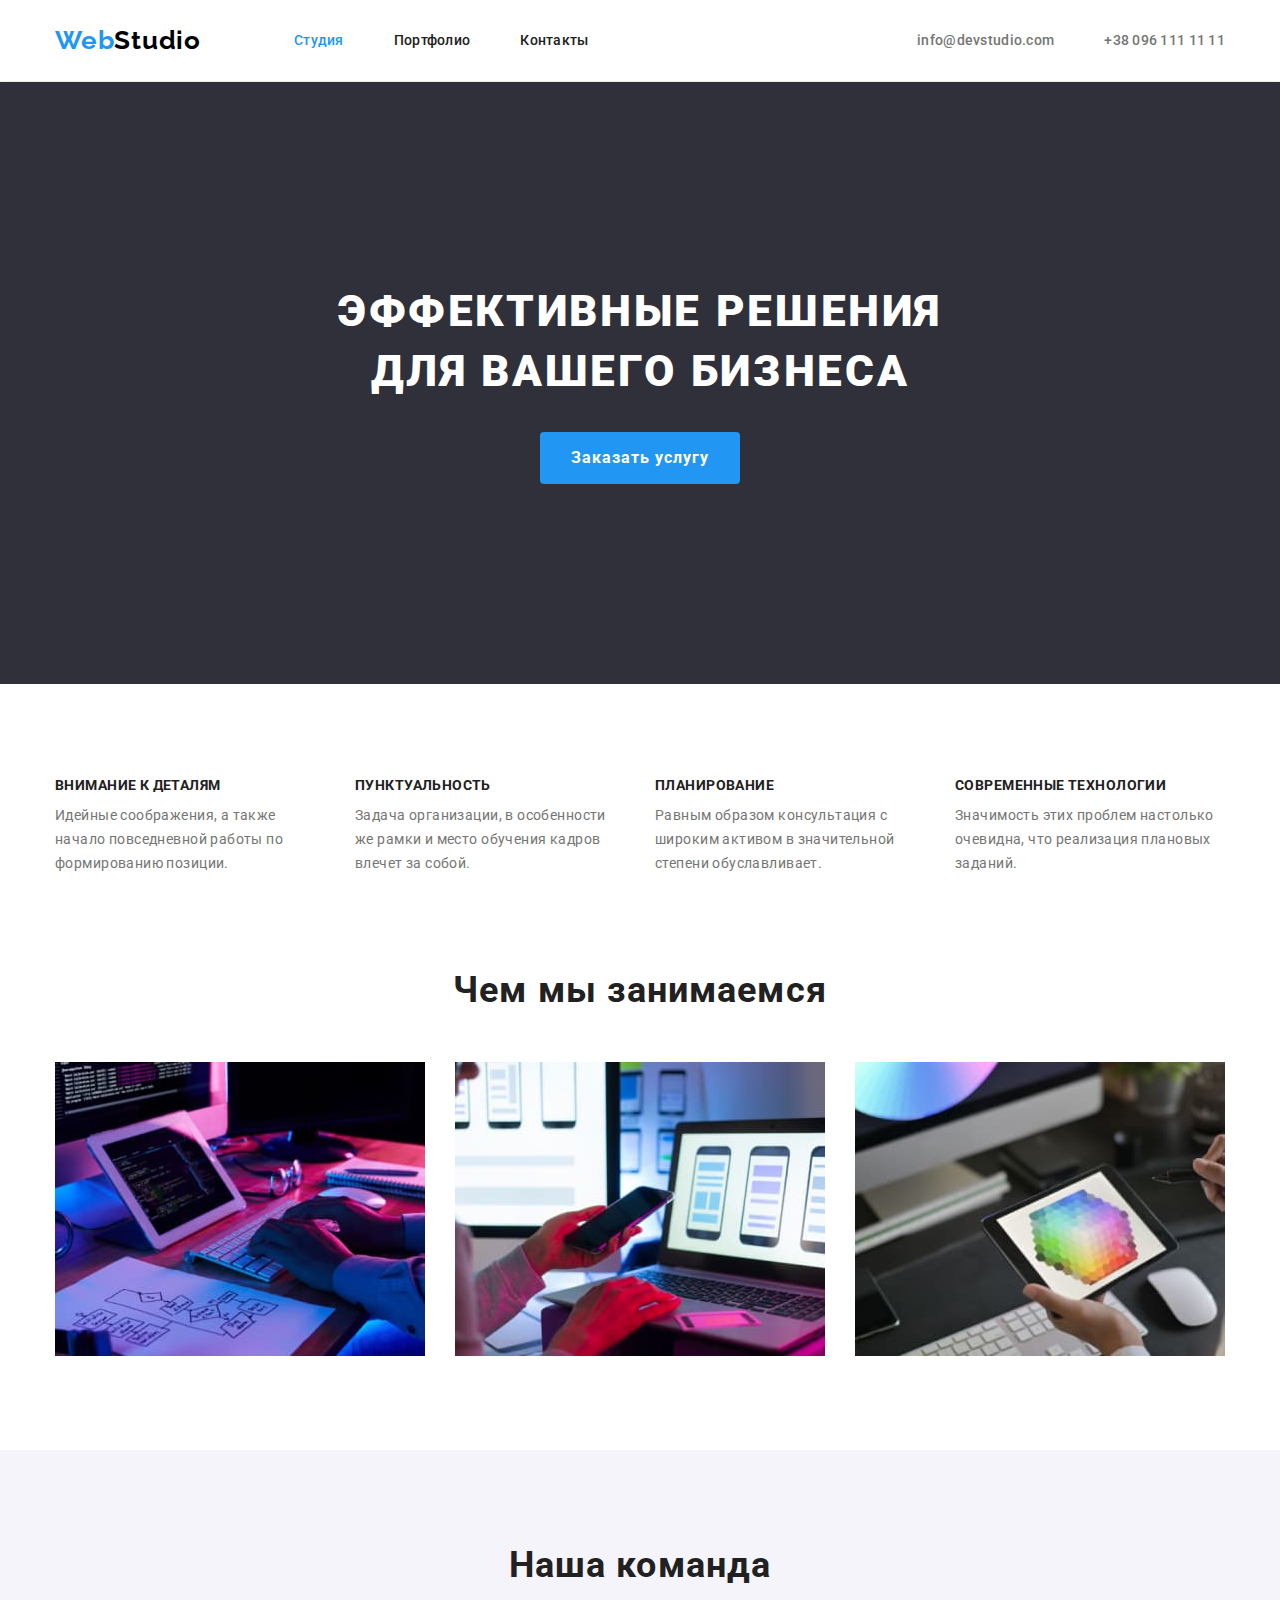
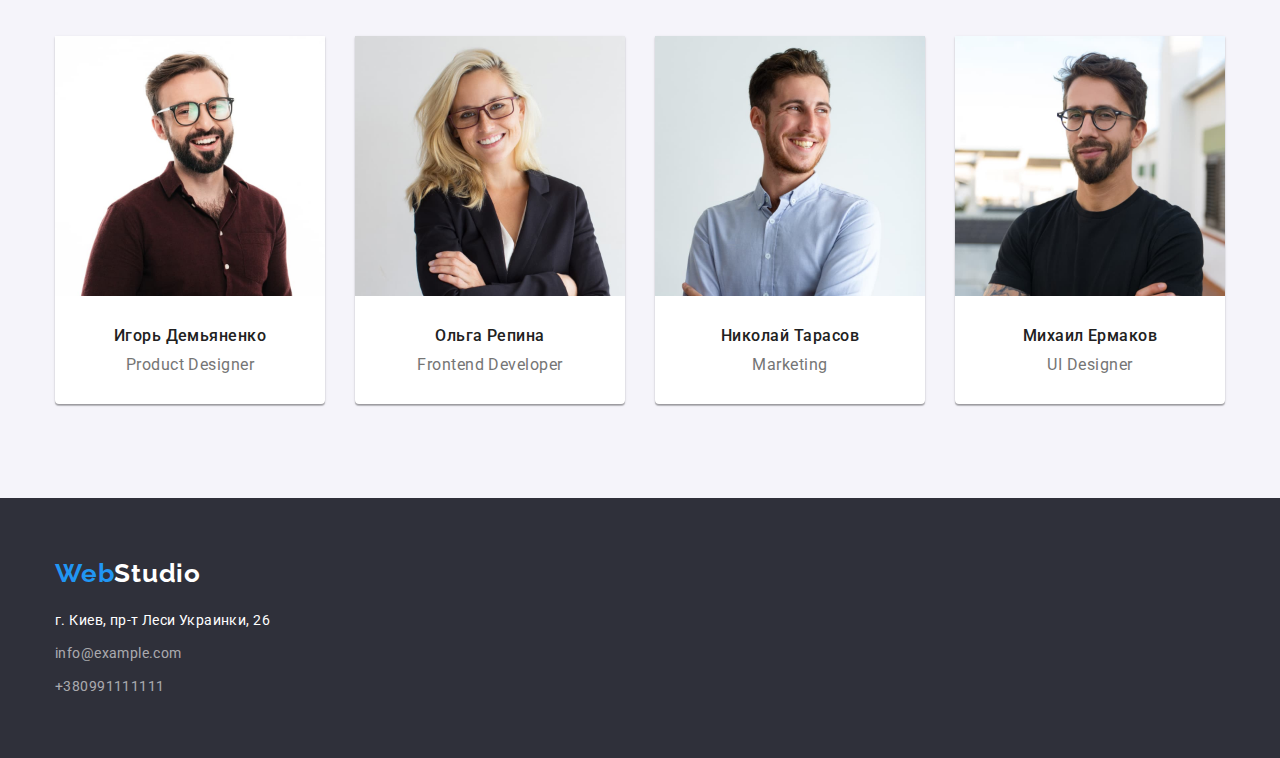
<file: index.html>
<!DOCTYPE html>
<html lang="ru">
<head>
    <meta charset="UTF-8">
    <meta http-equiv="X-UA-Compatible" content="IE=edge">
    <meta name="viewport" content="width=device-width, initial-scale=1.0">
    <link rel="preconnect" href="https://fonts.googleapis.com">
    <link rel="preconnect" href="https://fonts.gstatic.com" crossorigin>
    <link href="https://fonts.googleapis.com/css2?family=Raleway:wght@700&family=Roboto:wght@400;500;700;900&display=swap" rel="stylesheet">
    <title>Web Studio</title>
    <link rel="stylesheet" href="https://cdnjs.cloudflare.com/ajax/libs/modern-normalize/1.1.0/modern-normalize.min.css">
    <link rel="stylesheet" href="./css/reset.css">
    <link rel="stylesheet" href="./css/styles.css">
</head>
<body>
    <header class="page-header">
        <div class="container main-nav">
        <a href="" lang="en" class="logo-header link">Web<span class="logo-up link">Studio</span>
        </a>
        <nav class="nav">
            <ul class="site-nav list">
                <li class="item"><a href="./index.html" class="link current">Студия</a></li>
                <li class="item"><a href="./portfolio.html" class="link">Портфолио</a></li>
                <li class="item"><a href="" class="link">Контакты</a></li>
            </ul>            
        </nav>
        <ul class="contact list">
            <li class="item"><a href="mailto:info@devstudio.com" class="link">info@devstudio.com</a></li>
            <li class="item"><a href="tel:+380961111111" class="link">+38 096 111 11 11</a></li>
        </ul>
        </div>
    </header>
    <main>        
        <section class="hero">
            <div class="container">
            <h1 class="hero-title">Эффективные решения для вашего бизнеса</h1>
            <button type="button" class="hero-btn btn">Заказать услугу</button>
            </div>
        </section>        
        <section class="section feature">
            <div class="container">
            <h2 class="feature-pre-title visually-hidden">Особенности</h2>
            <ul class="feature-list">
                <li class="list">
                    <h3 class="feature-title">Внимание к деталям</h3>
                    <p class="feature-text">Идейные соображения, а также начало повседневной работы по формированию позиции.</p>
                </li>
                <li class="list">
                    <h3 class="feature-title">Пунктуальность</h3>
                    <p class="feature-text">Задача организации, в особенности же рамки и место обучения кадров влечет за собой.</p>
                </li>
                <li class="list">
                    <h3 class="feature-title">Планирование</h3>
                    <p class="feature-text">Равным образом консультация с широким активом в значительной степени обуславливает.</p>
                </li>
                <li class="list">
                    <h3 class="feature-title">Современные технологии</h3>
                    <p class="feature-text">Значимость этих проблем настолько очевидна, что реализация плановых заданий.</p>
                </li>
            </ul>
            </div>
        </section>
        <section class="section work">
            <div class="container">
            <h2 class="work-title">Чем мы занимаемся</h2>
            <ul class="work-list">
                <li class="list">
                    <img class="work-img" src="./images/box1.jpg" alt="Разработка програмного обеспечения" width="370">
                </li>
                <li class="list">
                    <img class="work-img" src="./images/box2.jpg" alt="Тестирование мобильного приложения" width="370">
                </li>
                <li class="list">
                    <img class="work-img" src="./images/box3.jpg" alt="Работа с палитрой цветов" width="370">
                </li>
            </ul>
            </div>
        </section>
        <section class="section teams">
            <div class="container">
            <h2 class="teams-title">Наша команда</h2>
            <ul class="teams-list">
                <li class="teams-object list">
                    <img class="teams-img" src="./images/img.jpg" alt="Игорь Демьяненко" width="270">
                    <div class="teams-subject">
                    <h3 class="teams-name">Игорь Демьяненко</h3>
                    <p class="teams-expert" lang="en">Product Designer</p>
                    </div>
                </li>
                <li class="teams-object list">
                    <img class="teams-img" src="./images/img(1).jpg" alt="Ольга Репина" width="270">
                    <div class="teams-subject">
                    <h3 class="teams-name">Ольга Репина</h3>
                    <p class="teams-expert" lang="en">Frontend Developer</p>
                    </div>
                </li>
                <li class="teams-object list">
                    <img class="teams-img" src="./images/img(2).jpg" alt="Николай Тарасов" width="270">
                    <div class="teams-subject">
                    <h3 class="teams-name">Николай Тарасов</h3>
                    <p class="teams-expert" lang="en">Marketing</p>
                    </div>
                </li>
                <li class="teams-object list">
                    <img class="teams-img" src="./images/img(3).jpg" alt="Михаил Ермаков" width="270">
                    <div class="teams-subject">
                    <h3 class="teams-name">Михаил Ермаков</h3>
                    <p class="teams-expert" lang="en">UI Designer</p>
                    </div>
                </li>
            </ul>
            </div>
        </section>
    </main>
    <footer class="footer">
        <div class="container">
        <a href="" lang="en" class="logo-footer link">Web<span class="logo-down link">Studio</span>
        </a>
        <address class="address">
            <a href="" class="footer-address link">г. Киев, пр-т Леси Украинки, 26</a>
            <ul class="list">
                <li class="address-link"><a href="mailto:info@example.com" class="footer-link link">info@example.com</a></li>
                <li class="address-link"><a href="tel:+380991111111" class="footer-link link">+380991111111</a></li>
            </ul>                        
        </address>
        </div>
    </footer>
</body>
</html>
</file>
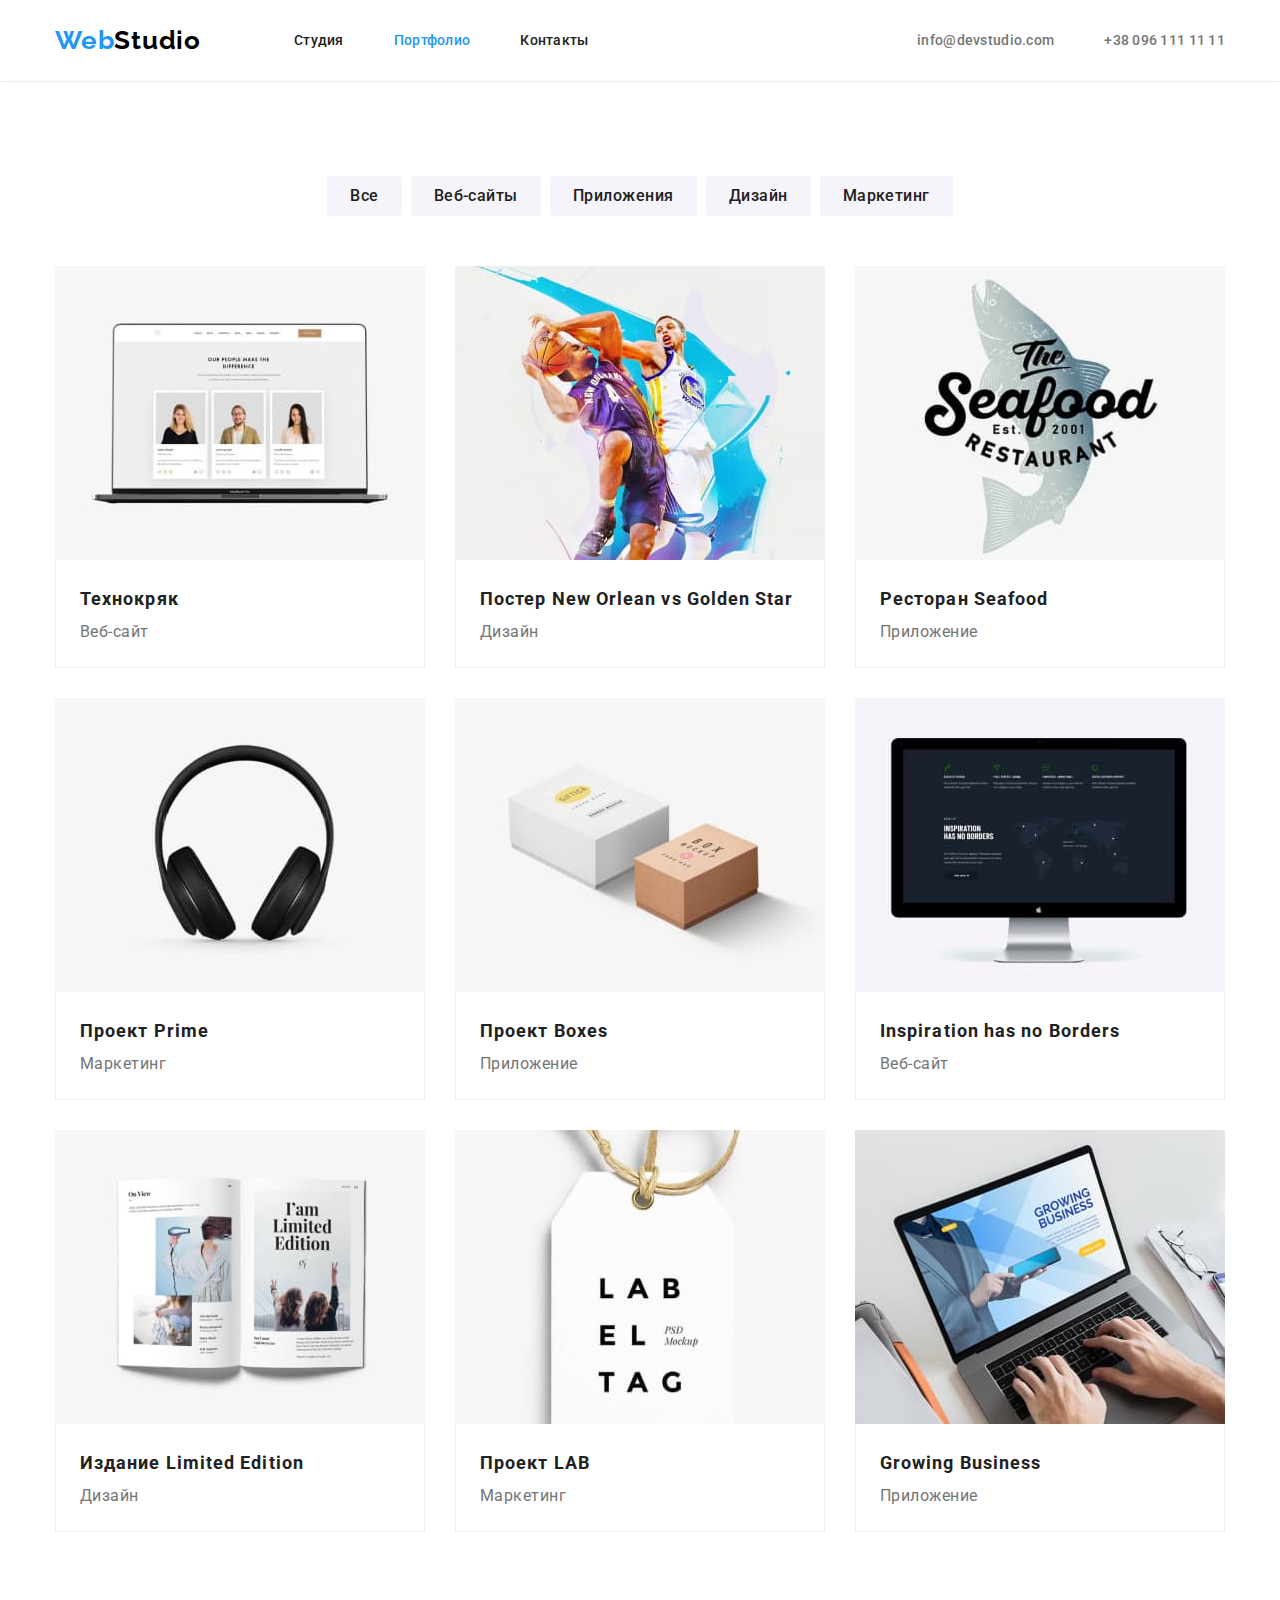
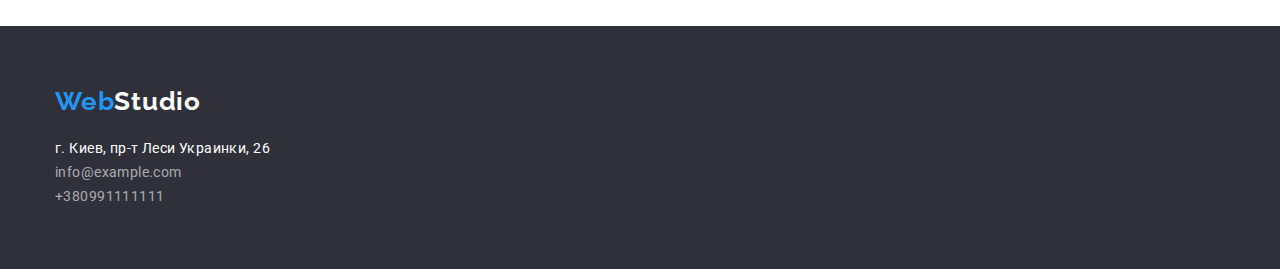
<file: portfolio.html>
<!DOCTYPE html>
<html lang="ru">
<head>
    <meta charset="UTF-8">
    <meta http-equiv="X-UA-Compatible" content="IE=edge">
    <meta name="viewport" content="width=device-width, initial-scale=1.0">
    <link rel="preconnect" href="https://fonts.googleapis.com">
    <link rel="preconnect" href="https://fonts.gstatic.com" crossorigin>
    <link href="https://fonts.googleapis.com/css2?family=Raleway:wght@700&family=Roboto:wght@400;500;700;900&display=swap" rel="stylesheet">
    <title>Web Studio</title>
    <link rel="stylesheet" href="https://cdnjs.cloudflare.com/ajax/libs/modern-normalize/1.1.0/modern-normalize.min.css">
    <link rel="stylesheet" href="./css/reset.css">
    <link rel="stylesheet" href="./css/styles.css">
</head>
<body>
    <header class="page-header">
        <div class="container main-nav">
            <a href="" lang="en" class="logo-header link">Web<span class="logo-up link">Studio</span>
            </a>
            <nav class="nav">
                <ul class="site-nav list">
                    <li class="item"><a href="./index.html" class="link">Студия</a></li>
                    <li class="item"><a href="./portfolio.html" class="link current">Портфолио</a></li>
                    <li class="item"><a href="" class="link">Контакты</a></li>
                </ul>
            </nav>
            <ul class="contact list">
                <li class="item"><a href="mailto:info@devstudio.com" class="link">info@devstudio.com</a></li>
                <li class="item"><a href="tel:+380961111111" class="link">+38 096 111 11 11</a></li>
            </ul>
        </div>
    </header>
    <main>
        <section class="section">
            <div class="container">
            <h1 class="visually-hidden">Портфолио</h1>
            <ul class="flex-elements button">
                <li class="button list"><button type="button" class="gallery-btn btn">Все</button></li>
                <li class="button list"><button type="button" class="gallery-btn btn">Веб-сайты</button></li>
                <li class="button list"><button type="button" class="gallery-btn btn">Приложения</button></li>
                <li class="button list"><button type="button" class="gallery-btn btn">Дизайн</button></li>
                <li class="button list"><button type="button" class="gallery-btn btn">Маркетинг</button></li>
            </ul>
            <ul class="flex-elements gallery">
                <li class="item list">
                    <a class="gallery-section link" href="">
                        <img class="gallery-img" src="./images/portfolio1.jpg" alt="Веб-сайт Технокряк" width="370">                        
                        <div class="gallery-subject">
                        <h2 class="gallery-title link">Технокряк</h2>
                        <p class="gallery-text link">Веб-сайт</p>
                        </div>
                    </a>
                </li>
                <li class="item list">
                    <a class="gallery-section link" href="">
                        <img class="gallery-img" src="./images/portfolio2.jpg" alt="Дизайн постера" width="370">
                        
                        <div class="gallery-subject">
                        <h2 class="gallery-title link">Постер <span lang="en">New Orlean vs Golden Star</span></h2>
                        <p class="gallery-text link">Дизайн</p>
                        </div>
                    </a>
                </li>
                <li class="item list">
                    <a class="gallery-section link" href="">
                        <img class="gallery-img" src="./images/portfolio3.jpg" alt="Приложение для ресторана" width="370">
                        <div class="gallery-subject">
                        <h2 class="gallery-title link">Ресторан <span lang="en">Seafood</span></h2>
                        <p class="gallery-text link">Приложение</p>
                        </div>
                    </a>
                </li>
                <li class="item list">
                    <a class="gallery-section link" href="">
                        <img class="gallery-img" src="./images/portfolio4.jpg" alt="Маркетинговый проект" width="370">
                        <div class="gallery-subject">
                        <h2 class="gallery-title link">Проект <span lang="en">Prime</span></h2>
                        <p class="gallery-text link">Маркетинг</p>
                        </div>
                    </a>
                </li>
                <li class="item list">
                    <a class="gallery-section link" href="">
                        <img class="gallery-img" src="./images/portfolio5.jpg" alt="Приложение для подбора упаковки" width="370">
                        <div class="gallery-subject">
                        <h2 class="gallery-title link">Проект <span lang="en">Boxes</span></h2>
                        <p class="gallery-text link">Приложение</p>
                        </div>
                    </a>
                </li>
                <li class="item list">
                    <a class="gallery-section link" href="">
                        <img class="gallery-img" src="./images/portfolio6.jpg" alt="Веб-сайт для путешествий" width="370">
                        <div class="gallery-subject">
                        <h2 class="gallery-title link" lang="en">Inspiration has no Borders</h2>
                        <p class="gallery-text link">Веб-сайт</p>
                        </div>
                    </a>
                </li>
                <li class="item list">
                    <a class="gallery-section link" href="">
                        <img class="gallery-img" src="./images/portfolio7.jpg" alt="Дизайн издания" width="370">
                        <div class="gallery-subject">
                        <h2 class="gallery-title link">Издание <span lang="en">Limited Edition</span></h2>
                        <p class="gallery-text link">Дизайн</p>
                        </div>
                    </a>
                </li>
                <li class="item list">
                    <a class="gallery-section link" href="">
                        <img class="gallery-img" src="./images/portfolio8.jpg" alt="Разработка макетов" width="370">
                        <div class="gallery-subject">
                        <h2 class="gallery-title link">Проект <span lang="en">LAB</span></h2>
                        <p class="gallery-text link">Маркетинг</p>
                        </div>
                    </a>
                </li>
                <li class="item list">
                    <a class="gallery-section link" href="">
                        <img class="gallery-img" src="./images/portfolio9.jpg" alt="Приложение для развивающегося бизнеса" width="370">
                        <div class="gallery-subject">
                        <h2 class="gallery-title link" lang="en">Growing Business</h2>
                        <p class="gallery-text link">Приложение</p>
                        </div>
                    </a>
                </li>
            </ul>
            </div>
        </section>
    </main>
    <footer class="footer">
        <div class="container">
            <a href="" lang="en" class="logo-footer link">Web<span class="logo-down link">Studio</span>
            </a>
            <address class="address">
                <a href="" class="footer-address link">г. Киев, пр-т Леси Украинки, 26</a>
                <ul class="list">
                    <li><a href="mailto:info@example.com" class="footer-link link">info@example.com</a></li>
                    <li><a href="tel:+380991111111" class="footer-link link">+380991111111</a></li>
                </ul>
            </address>
        </div>
    </footer>
</body>
</html>
</file>
<file: css/styles.css>
/*основний колір тексту #212121 */
/*вторинний колір тексту #757575 */
/*акцентт #2196F3 */
/*основний колір фону #ffffff */
/*колір фону героя та футера #2f303a */
/*шрифт лого Raleway*/
/*основний шрифт тексту Roboto*/

:root {
    --primary-text-color: #212121;
    --title-text-color: #757575;
    --more-text-color: #ffffff;
    --accent-color: #2196F3;
    --main-font: Roboto, sans-serif;
    --primary-bgc:#ffffff;
    --gallery-section-gap: 30px;
    --card-shadow: 0px 1px 3px rgba(0, 0, 0, 0.12),
        0px 1px 1px rgba(0, 0, 0, 0.14),
        0px 2px 1px rgba(0, 0, 0, 0.2);        
}

body {
    font-family: var(--main-font);
    background-color: var(--primary-bgc);    
}

img {
    display: block;
    max-width: 100%;
    height: auto;
}

/*-------Дублюючі класи---------*/

.list {
    list-style: none;
}

.link {
    text-decoration: none;
}

.btn:hover,
.btn:focus {
    background: #188CE8;
    color: var(--more-text-color);    
}

.visually-hidden {
    position: absolute;
    white-space: nowrap;
    width: 1px;
    height: 1px;
    overflow: hidden;
    border: 0;
    padding: 0;
    clip: rect(0 0 0 0);
    clip-path: inset(50%);
    margin: -1px;
}

.container {
    width: 1200px;    
    padding-left: 15px;
    padding-right: 15px;
    margin-left: auto;
    margin-right: auto;
}


/*--------------Об'єднані класи-----*/

.main-nav .link:hover,
.site-nav .link:hover,
.site-nav .link:focus,
.footer .link:hover,
.footer .link:focus,
.contact .link:hover,
.contact .link:focus,
.gallery .link:hover,
.gallery .link:focus {
    color: var(--accent-color);
}

.section {
    padding-top: 94px;
    padding-bottom: 94px;
}

.work-title,
.teams-title {
    font-weight: 700;
    font-size: 36px;
    line-height: 1.17;
    text-align: center;
    letter-spacing: 0.03em;
    color: var(--primary-text-color);
}

.teams-name,
.teams-expert {
    font-size: 16px;
    line-height: 1.19;
    text-align: center;
    letter-spacing: 0.03em;
}

.site-nav .item:not(:last-child),
.contact .item:not(:last-child) {
    margin-right: 50px;
}

.feature-list .list:not(:last-child),
.work-list .list:not(:last-child),
.teams-list .list:not(:last-child) {
    margin-right: 30px;
}

/*--------------Навігація по сайту--------------*/

.logo-header {
    min-width: 145px;
    display: block;
    padding-top: 24px;
    padding-bottom: 25px;
    margin-right: 93px;

    color: var(--accent-color);
    font-family: Raleway, sans-serif;        
    font-weight: 700;
    font-size: 26px;
    line-height: 1.19;
    letter-spacing: 0.03em;
}

.logo-up {
    color: #000000;
}

.site-nav .link {
    display: block;
    padding-top: 32px;
    padding-bottom: 32px;

    color: var(--primary-text-color);
    font-size: 14px;
    font-weight: 500;
    line-height: 1.14;
    letter-spacing: 0.02em;    
}

.site-nav .link.current {
    color: var(--accent-color);
}

.site-nav,
.main-nav {
    display: flex;
}

.page-header {
    border: 1px solid transparent;
    border-bottom-color: #ECECEC;   
}

/*------------------Контакти-----------------------*/

.contact {
    display: flex;
    margin-left: auto;
}

.contact .link {
    display: block;
    padding-top: 32px;
    padding-bottom: 32px;
    
    color: var(--title-text-color);
    font-size: 14px;
    font-weight: 500;
    line-height: 1.14;
    letter-spacing: 0.02em;
}

/*-------------------Герой-------------------------*/

.hero {
    padding-top: 200px;
    padding-bottom: 200px;

    background: #2F303A;

    text-align: center;
}

.hero-title {
    margin: auto;
    max-width: 696px;
    margin-bottom: 30px;
    
    
    color: var(--more-text-color);
    font-weight: 900;
    font-size: 44px;
    line-height: 1.36;
    letter-spacing: 0.06em;

    text-align: center;
    text-transform: uppercase;
}

.hero-btn {
    padding: 10px 30px;
    border-radius: 4px;
    border: 1px solid transparent;

    font-weight: 700;
    font-size: 16px;
    line-height: 1.88;
    align-items: center;
    letter-spacing: 0.06em;
    color: var(--more-text-color);
    background: var(--accent-color);

    cursor: pointer;
}

/*----------------Секція Особливості---------------*/

.feature-list {
    display: flex;
}

.feature-list .list {
    width: 270px;
}

.feature-title {
    margin-bottom: 10px;

    color: var(--primary-text-color);
    font-size: 14px;
    font-weight: 700;
    line-height: 1.14;

    letter-spacing: 0.03em;
    text-transform: uppercase;    
}

.feature-text {
    color: var(--title-text-color);
    font-size: 14px;
    line-height: 1.71;

    letter-spacing: 0.03em;
}

/*--------------Секція Чим ми займаємось----------*/

.work-title {
    margin-bottom: 50px;
}

.work-list {
    display: flex;
    align-items: center;
}

.section.work {
    padding-top: 0;
}

/*--------------Секція Наша команда---------------*/

.section.teams {
    background: #f5f4fa;
}

.teams-title {
    margin-bottom: 50px;
}

.teams-object {
    background-color: var(--primary-bgc);

    box-shadow: var(--card-shadow);
    border-radius: 0px 0px 4px 4px;
    overflow: hidden;
}

.teams-subject {
    padding-top: 30px;
    padding-bottom: 30px;
}

.teams-name {
    margin-bottom: 10px;

    color: var(--primary-text-color);
    font-weight: 500;    
}

.teams-expert {        
    color: var(--title-text-color);
}

.teams-list {
    display: flex;
}

/*--------Футер---------*/

.footer {
    padding-top: 60px;
    padding-bottom: 60px;

    background-color: #2f303a;
}

.logo-footer {
    min-width: 145px;
    display: block;

    color: var(--accent-color);
    font-family: Raleway, sans-serif;
    font-weight: 700;
    font-size: 26px;
    line-height: 1.19;
    letter-spacing: 0.03em;
}

.logo-down {
    color: var(--more-text-color);
    padding-top: 60px;
}

.footer-address {
    color: var(--more-text-color);
}
.footer-link {
    color: rgba(255, 255, 255, 0.6);
}

.footer-address,
.footer-link {
    font-size: 14px;
    font-style: normal;
    line-height: 1.71;
    letter-spacing: 0.03em;
}

.address {
    margin-top: 20px;
}

.address-link {
    margin-top: 9px;
}

/*------------Портфоліо-------------*/

.gallery-btn {
    color: var(--primary-text-color);
    background: #f5f4fa;
    font-weight: 500;
    font-size: 16px;
    line-height: 1.62;

    text-align: center;
    letter-spacing: 0.03em;
    border-radius: 4px;
    border: 1px solid transparent;
    cursor: pointer;    
}

.flex-elements .button:not(:last-child) {
    margin-right: 9px;
}

.flex-elements {
    display: flex;
    flex-wrap: wrap;
    justify-content: center;

    /* margin-left: calc(-1 * var(--gallery-section-gap));
    margin-top: calc(-1 * var(--gallery-section-gap)); */
}

.flex-elements.button {
    margin-bottom: 50px;
}

.flex-elements > .item {
    flex-basis: calc(100% / 3 - var(--gallery-section-gap));
    margin-left: var(--gallery-section-gap);
    margin-top: var(--gallery-section-gap);

    background: var(--primary-bgc);
}

.flex-elements.gallery {
    margin-left: calc(-1 * var(--gallery-section-gap));
    margin-top: calc(-1 * var(--gallery-section-gap));
}

.flex-elements .btn {
    display: block;
    padding: 6px 22px;
}

.gallery-subject {
    padding: 20px 24px;

    border: 1px solid #EEEEEE;
    border-top-color: transparent;    
}

.gallery-title {
    font-weight: 700;
    font-size: 18px;
    line-height: 2;
    letter-spacing: 0.06em;    
    color: var(--primary-text-color);
}

.gallery-text {
    font-weight: 400;
    font-size: 16px;
    line-height: 1.88;
    letter-spacing: 0.03em;    
    color: var(--title-text-color);
}
</file>
